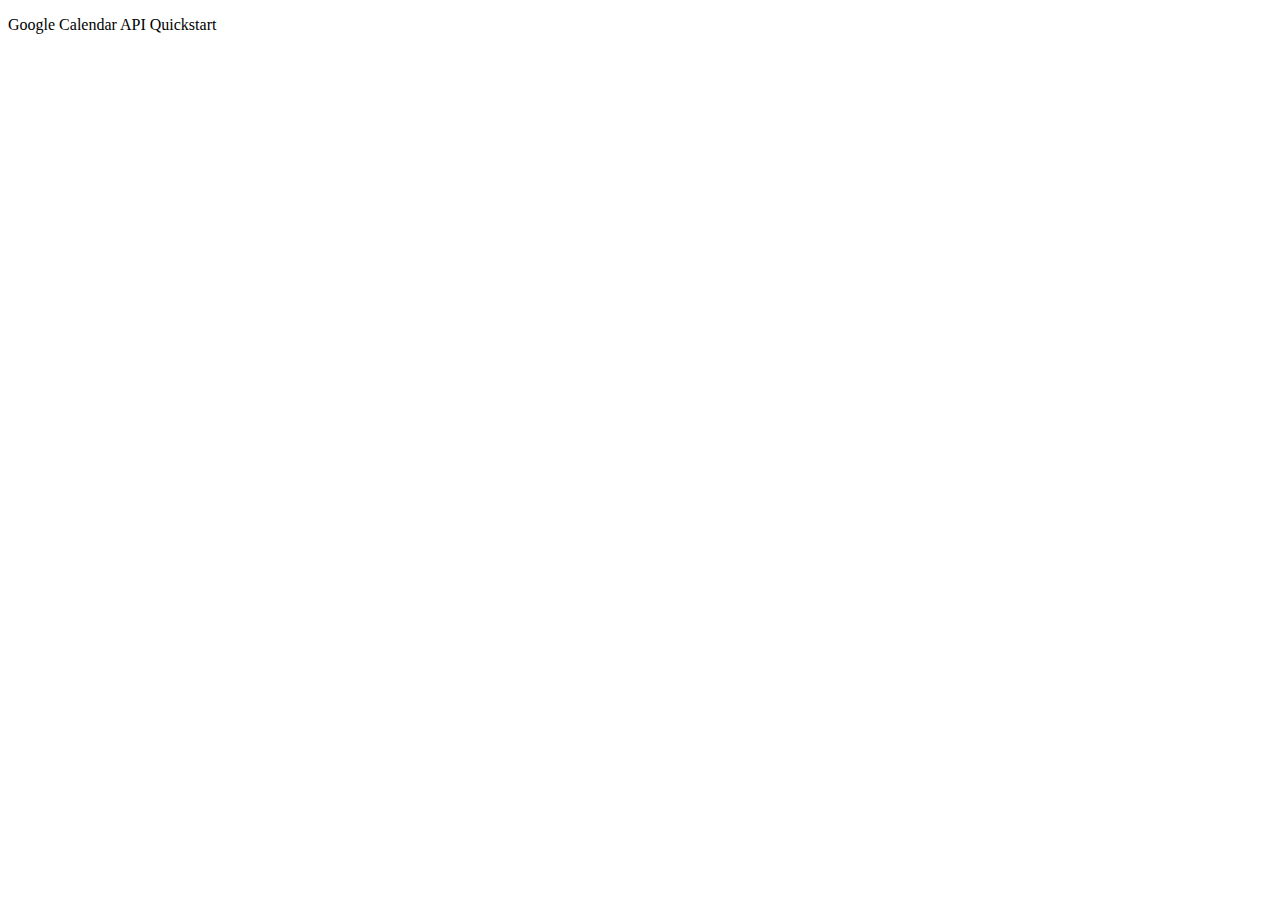
<file: API.html>
<!DOCTYPE html>
<html>
  <head>
    <title>Google Calendar API Quickstart</title>
    <meta charset="utf-8" />
  </head>
  <body>
    <p>Google Calendar API Quickstart</p>

    <!--Add buttons to initiate auth sequence and sign out-->
    <button id="authorize_button" onclick="handleAuthClick()">Authorize</button>
    <button id="signout_button" onclick="handleSignoutClick()">Sign Out</button>

    <pre id="content" style="white-space: pre-wrap;"></pre>

    <script type="text/javascript">
      /* exported gapiLoaded */
      /* exported gisLoaded */
      /* exported handleAuthClick */
      /* exported handleSignoutClick */

      // TODO(developer): Set to client ID and API key from the Developer Console
      const CLIENT_ID = '106616578900-f0aigqs2rdu1ablf5aire1t01snf7bn3.apps.googleusercontent.com';
      const API_KEY = 'AIzaSyBVlHk8YeGt56YJKUn_vRt08EgzO5D92uc';

      // Discovery doc URL for APIs used by the quickstart
      const DISCOVERY_DOC = 'https://www.googleapis.com/discovery/v1/apis/calendar/v3/rest';

      // Authorization scopes required by the API; multiple scopes can be
      // included, separated by spaces.
      const SCOPES = 'https://www.googleapis.com/auth/calendar.readonly';

      let tokenClient;
      let gapiInited = false;
      let gisInited = false;

      document.getElementById('authorize_button').style.visibility = 'hidden';
      document.getElementById('signout_button').style.visibility = 'hidden';

      /**
       * Callback after api.js is loaded.
       */
      function gapiLoaded() {
        gapi.load('client', initializeGapiClient);
      }

      /**
       * Callback after the API client is loaded. Loads the
       * discovery doc to initialize the API.
       */
      async function initializeGapiClient() {
        await gapi.client.init({
          apiKey: API_KEY,
          discoveryDocs: [DISCOVERY_DOC],
        });
        gapiInited = true;
        maybeEnableButtons();
      }

      /**
       * Callback after Google Identity Services are loaded.
       */
      function gisLoaded() {
        tokenClient = google.accounts.oauth2.initTokenClient({
          client_id: CLIENT_ID,
          scope: SCOPES,
          callback: '', // defined later
        });
        gisInited = true;
        maybeEnableButtons();
      }

      /**
       * Enables user interaction after all libraries are loaded.
       */
      function maybeEnableButtons() {
        if (gapiInited && gisInited) {
          document.getElementById('authorize_button').style.visibility = 'visible';
        }
      }

      /**
       *  Sign in the user upon button click.
       */
      function handleAuthClick() {
        tokenClient.callback = async (resp) => {
          if (resp.error !== undefined) {
            throw (resp);
          }
          document.getElementById('signout_button').style.visibility = 'visible';
          document.getElementById('authorize_button').innerText = 'Refresh';
          await listUpcomingEvents();
        };

        if (gapi.client.getToken() === null) {
          // Prompt the user to select a Google Account and ask for consent to share their data
          // when establishing a new session.
          tokenClient.requestAccessToken({prompt: 'consent'});
        } else {
          // Skip display of account chooser and consent dialog for an existing session.
          tokenClient.requestAccessToken({prompt: ''});
        }
      }

      /**
       *  Sign out the user upon button click.
       */
      function handleSignoutClick() {
        const token = gapi.client.getToken();
        if (token !== null) {
          google.accounts.oauth2.revoke(token.access_token);
          gapi.client.setToken('');
          document.getElementById('content').innerText = '';
          document.getElementById('authorize_button').innerText = 'Authorize';
          document.getElementById('signout_button').style.visibility = 'hidden';
        }
      }

      /**
       * Print the summary and start datetime/date of the next ten events in
       * the authorized user's calendar. If no events are found an
       * appropriate message is printed.
       */
      async function listUpcomingEvents() {
        let response;
        try {
          const request = {
            'calendarId': 'primary',
            'timeMin': (new Date()).toISOString(),
            'showDeleted': false,
            'singleEvents': true,
            'maxResults': 10,
            'orderBy': 'startTime',
          };
          response = await gapi.client.calendar.events.list(request);
        } catch (err) {
          document.getElementById('content').innerText = err.message;
          return;
        }

        const events = response.result.items;
        if (!events || events.length == 0) {
          document.getElementById('content').innerText = 'No events found.';
          return;
        }
        // Flatten to string to display
        const output = events.reduce(
            (str, event) => `${str}${event.summary} (${event.start.dateTime || event.start.date})\n`,
            'Events:\n');
        document.getElementById('content').innerText = output;
      }
    </script>
    <script async defer src="https://apis.google.com/js/api.js" onload="gapiLoaded()"></script>
    <script async defer src="https://accounts.google.com/gsi/client" onload="gisLoaded()"></script>
  </body>
</html>
</file>
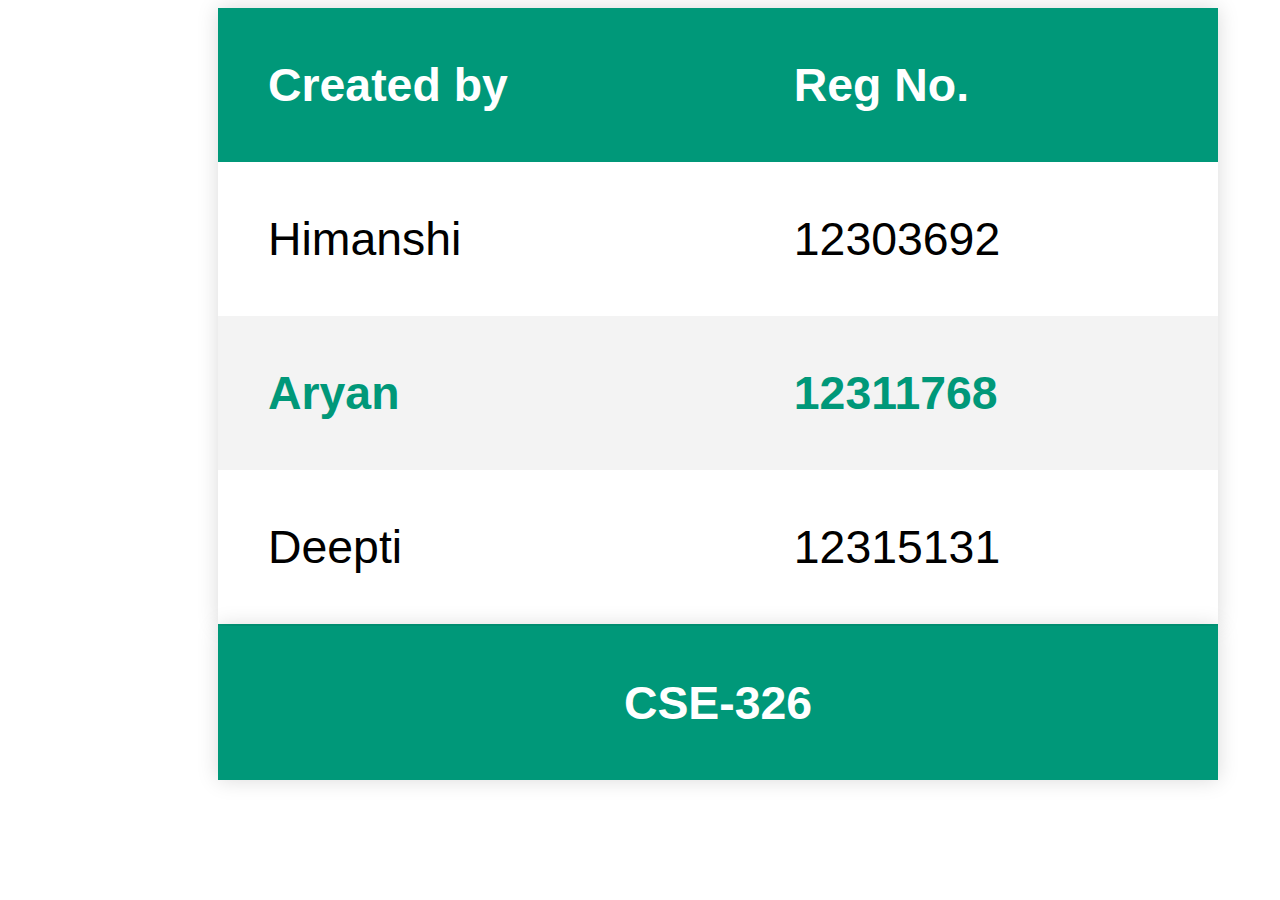
<file: table.html>
<html lang="en">
<head>
    <meta charset="UTF-8">
    <meta name="viewport" content="width=device-width, initial-scale=1.0">
    <link rel="stylesheet" href="table.css">
    <title>Document</title>
</head>
<body>
    <!--Team Members with their name and Reg ID-->
    <table class="styled-table">
        <thead>
            <tr>
                <th>Created by</th>
                <th>Reg No.</th>
            </tr>
        </thead>
        <tbody>
            <tr>
                <td>Himanshi</td>
                <td>12303692</td>
            </tr>
            <tr class="active-row">
                <td>Aryan</td>
                <td>12311768</td>
            </tr>
            <tr>
                <td>Deepti</td>
                <td>12315131</td>
            </tr>
        </tbody>
    </table>


    <table class="styled-table">
        <thead>
            <tr>
                <th style="text-align: center;">CSE-326</th>
            </tr>
        </thead>

    </table>

</body>
</html>
</file>
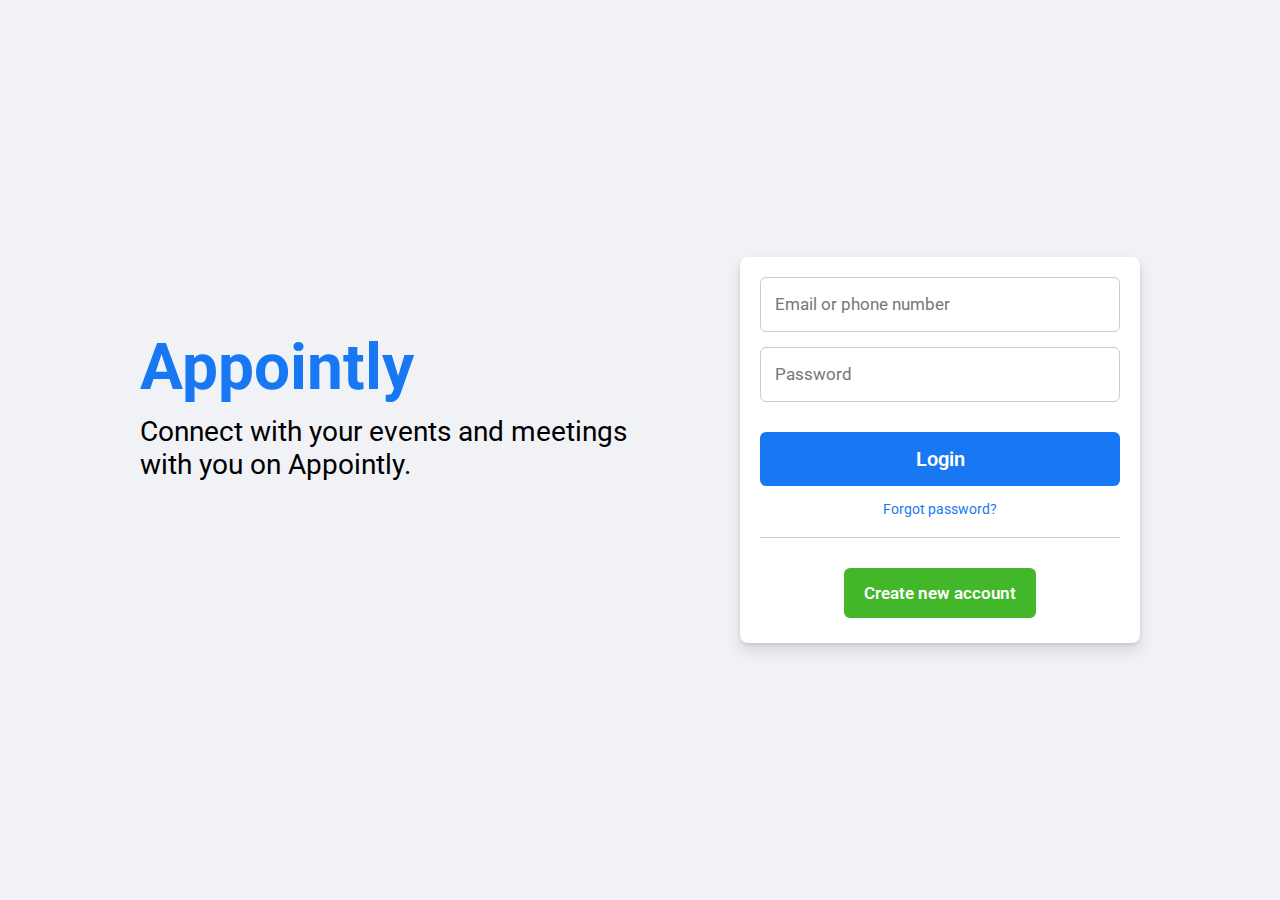
<file: Appoitnment Scheduling Dashboard/HomePage/Table/Login/Login.html>
<!DOCTYPE html>
<!--Login Page-->
<html lang="en">
  <head>
    <meta charset="UTF-8">
    <meta name="viewport" content="width=device-width, initial-scale=1.0">
    <title>Appointly Login</title>
    <link rel="stylesheet" href="Login.css">
  </head>
  <body>
    <div class="container flex">
      <div class="facebook-page flex">
        <div class="text">
          <h1>Appointly</h1>
          <p>Connect with your events and meetings </p>
          <p> with you on Appointly.</p>
        </div>
        <form action="#">
          <input type="email" placeholder="Email or phone number" required>
          <input type="password" placeholder="Password" required>
          <div class="link">
            <a href="Calendar/index.html"></a><button type="submit" class="login">Login</button></a>
            <a href="#" class="forgot">Forgot password?</a>
          </div>
          <hr>
          <div class="button">
            <a href="Calendar/index.html">Create new account</a>
          </div>
        </form>
      </div>
    </div>
  </body>
</html>
</file>
<file: table.css>
.styled-table {
    border-collapse: collapse;
    margin: 0 210;
    font-size: 2.9em;
    font-family: sans-serif;
    min-width: 1000px;
    box-shadow: 0 0 20px rgba(0, 0, 0, 0.15);
}
.styled-table thead tr {
    background-color: #009879;
    color: #ffffff;
    text-align: left;
}
.styled-table th,
.styled-table td {
    padding: 50px 50px;
}

.styled-table tbody tr:nth-of-type(even) {
    background-color: #f3f3f3;
}

.styled-table tbody tr:last-of-type {
    border-bottom: 2px solid #009879;
}
.styled-table tbody tr.active-row {
    font-weight: bold;
    color: #009879;
}
.styled-table tfoot{
    text-align: right;
    font-size: 1.5em;
    font-family: sans-serif;
    box-shadow: 0 0 20px rgba(0, 0, 0, 0.15);
    width: 100%;
    margin: auto 0;
}
</file>
<file: Appoitnment Scheduling Dashboard/HomePage/Table/Login/Login.css>
@import url('https://fonts.googleapis.com/css2?family=Roboto:wght@300;400;500;700&display=swap');

* {
  margin: 0;
  padding: 0;
  box-sizing: border-box;
  font-family: 'Roboto', sans-serif;
}

.flex {
  display: flex;
  align-items: center;
}

.container {
  padding: 0 15px;
  min-height: 100vh;
  justify-content: center;
  background: #f0f2f5;
}

.facebook-page {
  justify-content: space-between;
  max-width: 1000px;
  width: 100%;
}

.facebook-page .text {
  margin-bottom: 90px;
}

.facebook-page h1 {
  color: #1877f2;
  font-size: 4rem;
  margin-bottom: 10px;
}

.facebook-page p {
  font-size: 1.75rem;
  white-space: nowrap;
}

form {
  display: flex;
  flex-direction: column;
  background: #fff;
  border-radius: 8px;
  padding: 20px;
  box-shadow: 0 2px 4px rgba(0, 0, 0, 0.1),
    0 8px 16px rgba(0, 0, 0, 0.1);
  max-width: 400px;
  width: 100%;
}

form input {
  height: 55px;
  width: 100%;
  border: 1px solid #ccc;
  border-radius: 6px;
  margin-bottom: 15px;
  font-size: 1rem;
  padding: 0 14px;
}

form input:focus {
  outline: none;
  border-color: #1877f2;
}

::placeholder {
  color: #777;
  font-size: 1.063rem;
}

.link {
  display: flex;
  flex-direction: column;
  text-align: center;
  gap: 15px;
}

.link .login {
  border: none;
  outline: none;
  cursor: pointer;
  background: #1877f2;
  padding: 15px 0;
  border-radius: 6px;
  color: #fff;
  font-size: 1.25rem;
  font-weight: 600;
  transition: 0.2s ease;
}

.link .login:hover {
  background: #0d65d9;
}

form a {
  text-decoration: none;
}

.link .forgot {
  color: #1877f2;
  font-size: 0.875rem;
}

.link .forgot:hover {
  text-decoration: underline;
}

hr {
  border: none;
  height: 1px;
  background-color: #ccc;
  margin-bottom: 20px;
  margin-top: 20px;
}

.button {
  margin-top: 25px;
  text-align: center;
  margin-bottom: 20px;
}

.button a {
  padding: 15px 20px;
  background: #42b72a;
  border-radius: 6px;
  color: #fff;
  font-size: 1.063rem;
  font-weight: 600;
  transition: 0.2s ease;
}

.button a:hover {
  background: #3ba626;
}

@media (max-width: 900px) {
  .facebook-page {
    flex-direction: column;
    text-align: center;
  }

  .facebook-page .text {
    margin-bottom: 30px;
  }
}

@media (max-width: 460px) {
  .facebook-page h1 {
    font-size: 3.5rem;
  }

  .facebook-page p {
    font-size: 1.3rem;
  }

  form {
    padding: 15px;
  }
}
</file>
